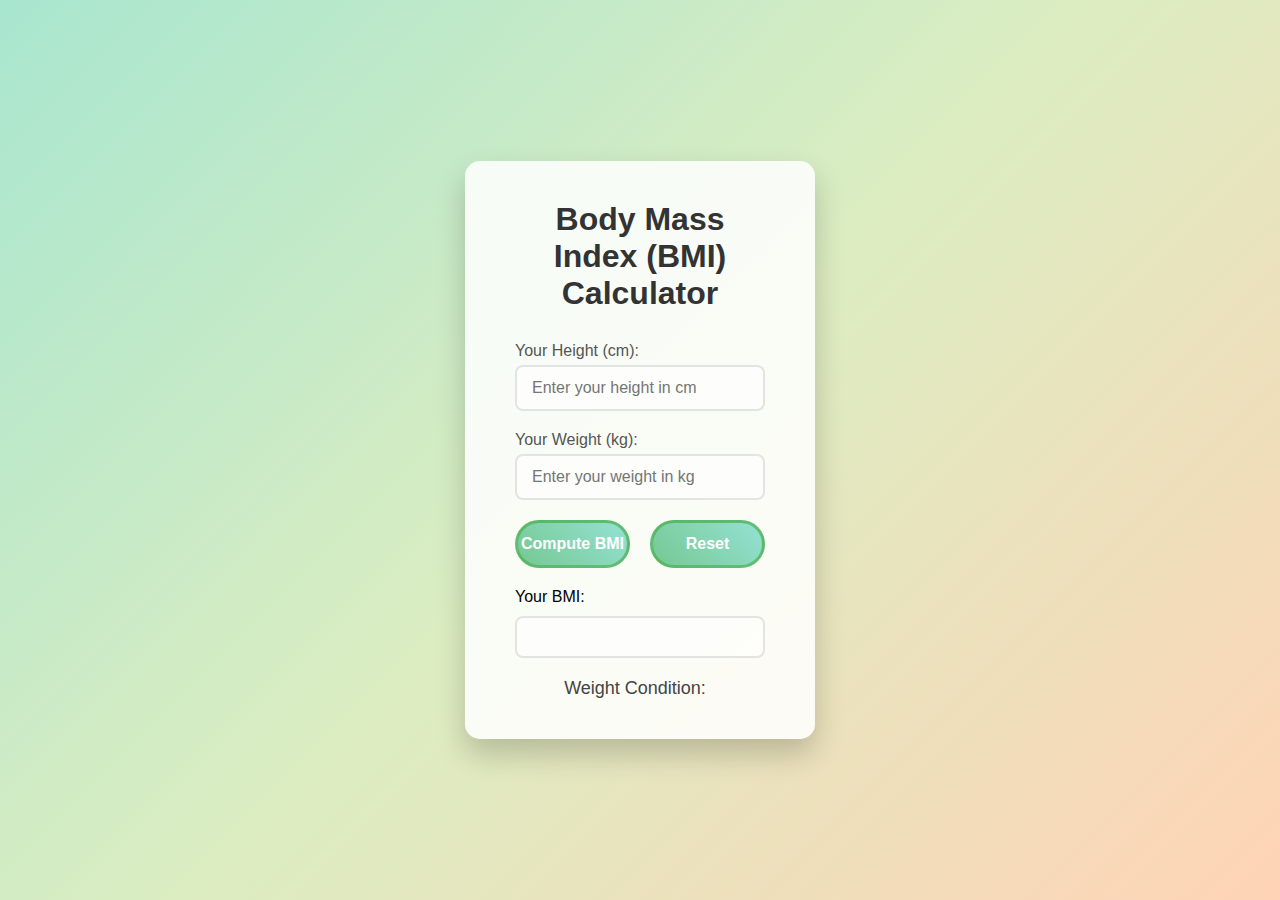
<file: bmi-calculator/index.html>
<!DOCTYPE html>
<html lang="en">
<head>
    <meta charset="UTF-8">
    <meta name="viewport" content="width=device-width, initial-scale=1.0">
    <title>BMI Calculator</title>
    <link rel="stylesheet" href="style.css">
</head>
<body>

        <div class="body">
        <div class="container">
            <h1 class="heading">Body Mass Index (BMI) Calculator</h1>

            <div class="input-text">
            <p>Your Height (cm):</p>
            <input type="number" name="height" id="height" class="input" placeholder="Enter your height in cm">
            </div>

            <div class="input-text">
            <p>Your Weight (kg):</p>
            <input type="number" name="weight" id="weight" class="input" placeholder="Enter your weight in kg">
            </div>

            <div class="button">
                <button class="btn" id="btn">Compute BMI</button>
                <button class="btn" id="reset">Reset</button>
            </div>
            <p>Your BMI:</p>
            <input type="text" class="input" id="bmi-result">

            <h4 class="info-text">Weight Condition: <span id="weight-condition"></span></h4>
        </div>
        </div>


    <script src="script.js"></script>
</body>
</html>
</file>
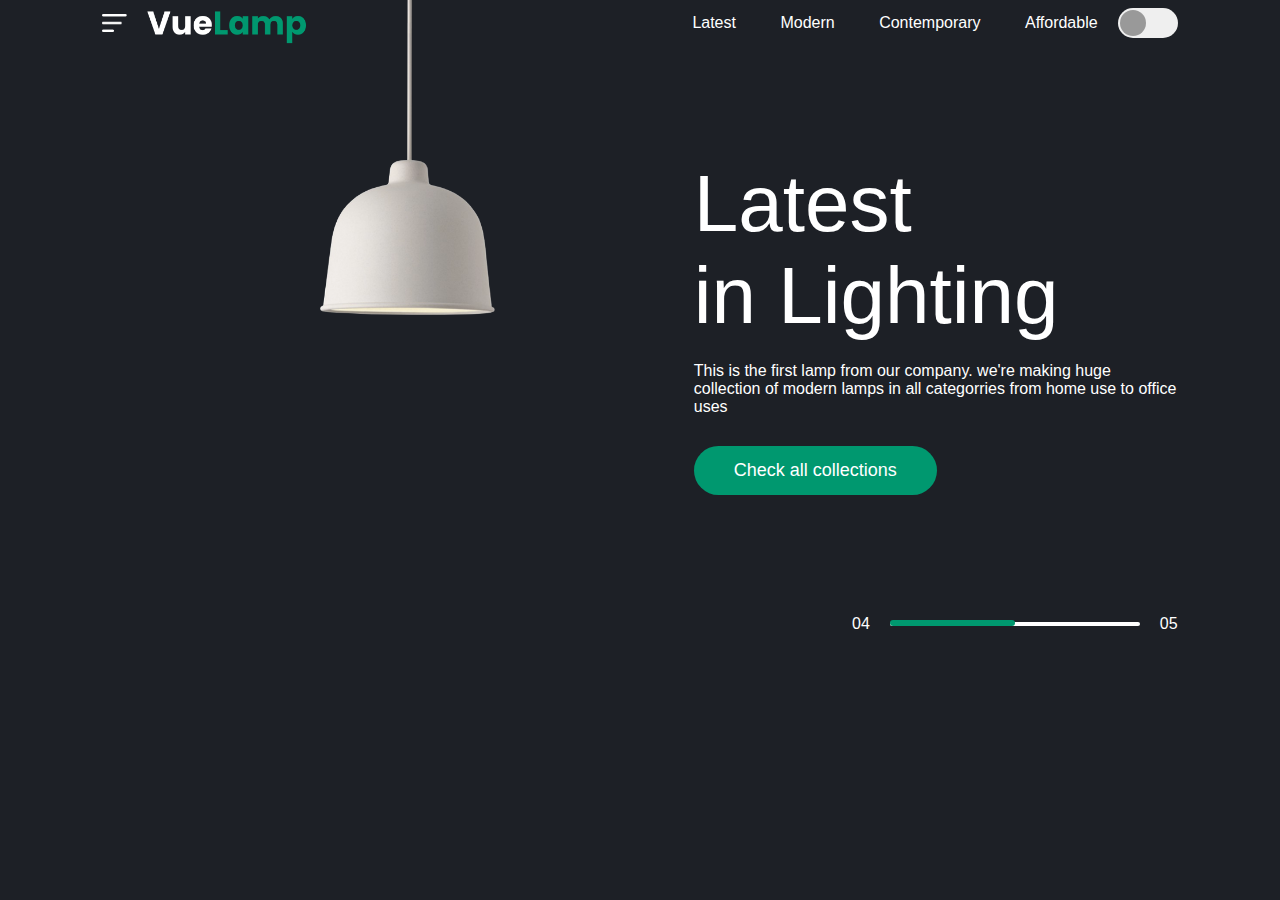
<file: lamp-website/index.html>
<!DOCTYPE html>
<html lang="en">
<head>
    <meta charset="UTF-8">
    <meta name="viewport" content="width=device-width, initial-scale=1.0">
    <title>Lamp Website</title>
    <link rel="stylesheet" href="style.css">
</head>
<body>
<div class="hero">
    <nav>
        <img src="images/menu.png" class="menu-img" alt="">
        <img src="images/logo.png" class="logo" alt="">
        <ul>
            <li><a href="#">Latest</a></li>
            <li><a href="#">Modern</a></li>
            <li><a href="#">Contemporary</a></li>
            <li><a href="#">Affordable</a></li>
        </ul>
        <button type="button" onclick="toggleBtn()" id="btn"><span></span></button>
    </nav>

    <div class="lamp-container">
        <img src="images/lamp.png" class="lamp" alt="">
        <img src="images/light.png" alt="" class="light" id="light">
    </div>

    <div class="text-container">
        <h1>Latest <br> in Lighting</h1>
        <p>This is the first lamp from our company. we're making huge collection of modern lamps in all categorries from home use to office uses</p>
        <a href="">Check all collections</a>
        <div class="control">
            <p>04</p>
            <div class="line"><span></span></div>
            <p>05</p>
        </div>
    </div>


</div>


    <script src="script.js"></script>
</body>
</html>
</file>
<file: bmi-calculator/style.css>
* {
    margin: 0;
    padding: 0;
    box-sizing: border-box;
    font-family: 'Poppins', sans-serif;
}

body {
    background: linear-gradient(135deg, #a8e6cf, #dcedc1, #ffd3b6);
    height: 100vh;
    display: flex;
    align-items: center;
    justify-content: center;
}

.body {
    display: flex;
    align-items: center;
    justify-content: center;
    width: 100%;
}

.container {
    background: rgba(255, 255, 255, 0.85);
    padding: 40px 50px;
    border-radius: 15px;
    box-shadow: 0 15px 30px rgba(0, 0, 0, 0.2);
    display: flex;
    flex-direction: column;
    width: 350px;
}

.heading {
    font-size: 32px;
    font-weight: 700;
    text-align: center;
    margin-bottom: 30px;
    color: #333;
}

.input-text {
    display: flex;
    flex-direction: column;
    margin-bottom: 20px;
}

.input-text p {
    font-size: 16px;
    font-weight: 500;
    margin-bottom: 5px;
    color: #555;
}

.input {
    padding: 12px 15px;
    font-size: 16px;
    border: 2px solid rgba(0, 0, 0, 0.1);
    border-radius: 8px;
    background: rgba(255, 255, 255, 0.6);
    transition: all 0.3s ease;
}

.input:focus {
    border-color: #4caf50;
    box-shadow: 0 0 8px rgba(76, 175, 80, 0.5);
    outline: none;
}

.button {
    display: flex;
    justify-content: center;
    gap: 20px;
    margin-bottom: 20px;
}

.btn {
    flex: 1;
    padding: 12px 0;
    font-size: 16px;
    font-weight: 600;
    border: 3px solid rgba(76, 175, 80, 0.7);
    border-radius: 30px;
    background: linear-gradient(45deg, #76c893, #95e1d3);
    color: #fff;
    cursor: pointer;
    transition: all 0.3s ease;
}

.btn:hover {
    transform: scale(1.1);
    box-shadow: 0 6px 15px rgba(0, 0, 0, 0.2);
}

#bmi-result {
    text-align: center;
    font-weight: 600;
    background: rgba(255, 255, 255, 0.5);
    border-radius: 8px;
    border: 2px solid rgba(0, 0, 0, 0.1);
    padding: 10px;
    font-size: 16px;
    margin-top: 10px;
    transition: background 0.3s ease;
}

.info-text {
    margin-top: 20px;
    font-size: 18px;
    font-weight: 500;
    text-align: center;
    color: #444;
}

.info-text span {
    font-family: 'Courier New', Courier, monospace;
    margin-left: 10px;
    font-weight: 600;
}
</file>
<file: lamp-website/style.css>
*{
    margin: 0;
    padding: 0;
    box-sizing: border-box;
    font-family: 'poppins', sans-serif;
    /* border: 1px solid red; */
}

.hero{
    background: #1d2026;
    min-height: 100vh;
    width: 100%;
    color: #fff;
    position: relative;
    padding: 0px 8%;
}

nav{
    display: flex;
    align-items: center;
    /* padding: 20px 8%; */
}

nav .menu-img{
    width: 25px;
    margin-right: 20px;
    cursor: pointer;
}

nav .logo{
    width: 160px;
    cursor: pointer;
}

nav ul{
    flex: 1;
    text-align: right;

}

nav ul li{
    display: inline-block;
    list-style: none;
    margin: 0 20px;
}

nav  ul li a{
    text-decoration: none;
    color: #fff;
}

button{
    background: #efefef;
    height: 30px;
    width: 60px;
    border-radius: 20px;
    border: 0;
    outline: 0;
    cursor: pointer;
    transition: 0.4s ease;
    
    
}

button span{
    display: block;
    background: #999;
    height: 26px;
    width: 26px;
    border-radius: 50%;
    margin-left: 2px;
    transition: 0.4s ease;
    
}

.active{
    background: #00986f;
}

.active span{
    background: white;
    transform: translateX(115%);
}

.lamp-container{
    position: absolute;
    top: -20px;
    left: 25%;
    width: 175px;
}

.lamp{
    width: 100%;
}

.light{
    position: absolute;
    top: 97%;
    left: 45%;
    transform: translateX(-50%);
    width: 650px;
    opacity: 0;
    transition: opacity 0.5s;
}

.on{
    opacity: 1;
}

.text-container{
    max-width: 600px;
    margin-top: 10.5%;
    margin-left: 55%;
}

.text-container h1{
    font-size: 80px;
    font-weight: 400;
    margin-bottom: 20px;
}

.text-container a{
    text-decoration: none;
    background: #00986f;
    padding: 14px 40px;
    display: inline-block;
    color: #fff;
    font-size: 18px;
    margin-top: 30px;
    border-radius: 30px;
}

.control{
    display: flex;
    align-items: center;
    justify-content: flex-end;
    margin-top: 120px;
}

.control .line{
    width: 250px;
    height: 4px;
    background: #fff;
    margin: 0 20px;
    border-radius: 2px;
}

.control .line span{
    width: 50%;
    height: 6px;
    margin-top: -2px;
    border-radius: 4px;
    background: #00986f;
    display: block;
}
</file>
